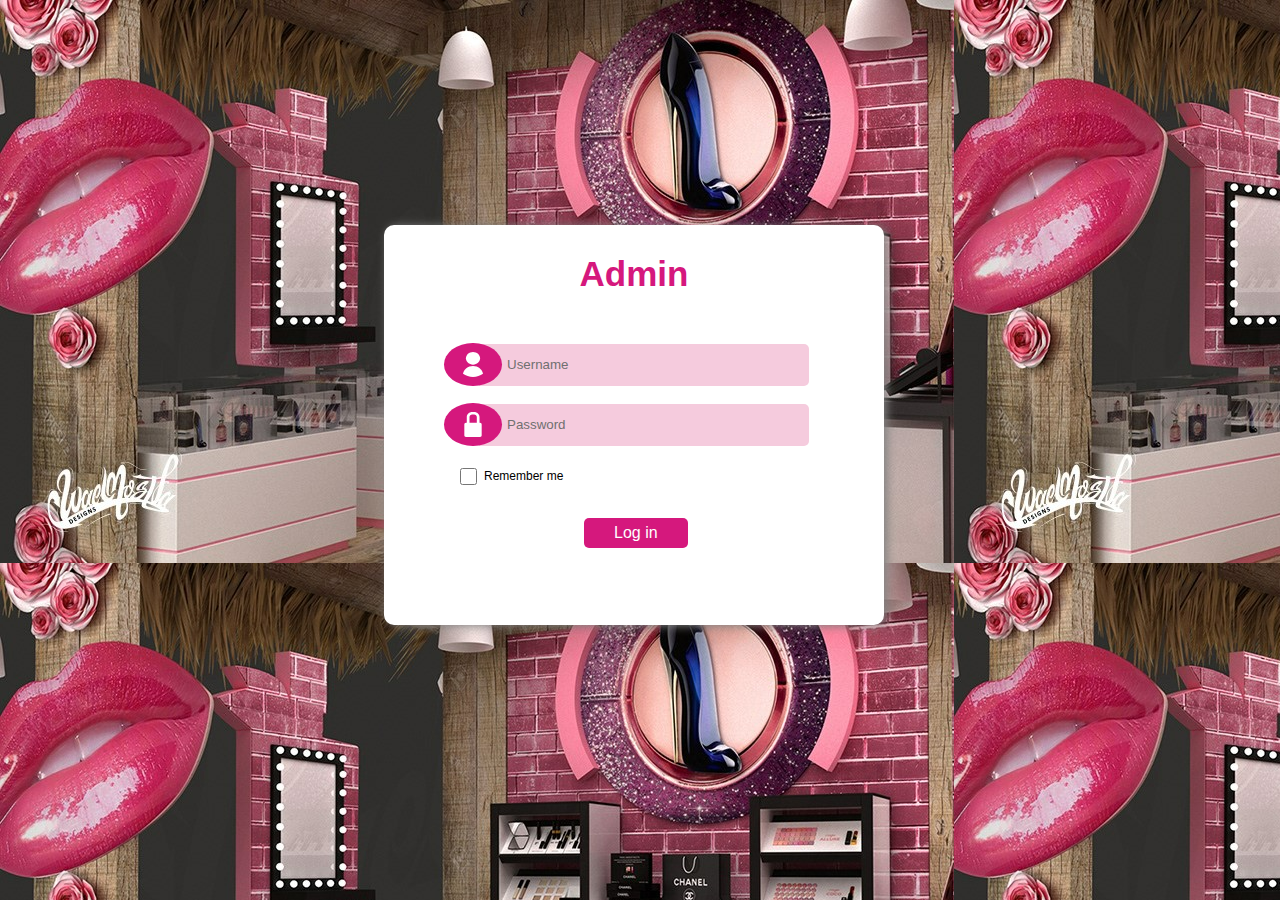
<file: index.html>
<!DOCTYPE html>
<html lang="en">
<head>
    <meta charset="UTF-8">
    <meta http-equiv="X-UA-Compatible" content="IE=edge">
    <meta name="viewport" content="width=device-width, initial-scale=1.0">
    <title>Admin Panel</title>
    <link rel="stylesheet" href="Asset/styles.css">
</head>
<body>
   
    <div class="form">
        <h2>Admin </h2>
        <p class="check-box"><input type="checkbox"> Remember me</p>
    <form id="login-form">
        <br><br>
        
        <input class="username-input" type="text" id="username" name="username" placeholder="Username">
        <span class="circle-span">
            <svg width="20" height="25" viewBox="0 0 20 25" fill="none" xmlns="http://www.w3.org/2000/svg">
            <path d="M10 13.9938C4.88437 13.9938 0.658471 17.4246 0 21.872C2.74951 23.8309 6.22322 25 10 25C13.7768 25 17.2505 23.8309 20 21.872C19.3415 17.4246 15.1156 13.9938 10 13.9938Z" fill="white"/>
            <path d="M9.99999 12.7358C13.9028 12.7358 17.0667 9.8848 17.0667 6.3679C17.0667 2.85101 13.9028 0 9.99999 0C6.09716 0 2.93329 2.85101 2.93329 6.3679C2.93329 9.8848 6.09716 12.7358 9.99999 12.7358Z" fill="white"/>
        </svg>
        </span><br><br>
        <input type="password" id="password" name="password" placeholder="Password">
        <span class="circle-psw"><svg class="svg-lock" width="20" height="25" viewBox="0 0 12 17" fill="none" xmlns="http://www.w3.org/2000/svg">
            <g clip-path="url(#clip0_7_37)">
            <path d="M10.7778 7.31664H10.4365V3.46421C10.4365 1.55292 8.79365 0 6.75397 0H5.44444C3.4127 0 1.7619 1.55292 1.7619 3.46421V7.31664H1.22222C0.547619 7.31664 0 7.8318 0 8.4664V15.8502C0 16.4848 0.547619 17 1.22222 17H10.7857C11.4603 17 12.0079 16.4848 12.0079 15.8502V8.4664C12 7.8318 11.4524 7.31664 10.7778 7.31664ZM3.62698 3.46421C3.62698 2.51603 4.44444 1.74704 5.45238 1.74704H6.76191C7.76984 1.74704 8.5873 2.51603 8.5873 3.46421V7.31664H3.62698V3.46421Z" fill="white"/>
            </g>
            <defs>
            <clipPath id="clip0_7_37">
            <rect width="12" height="17" fill="white"/>
            </clipPath>
            </defs>
            </svg>            
            </span><br><br>
        <button type="submit" class="buttoni-login">Log in</button>
      </form> 
    </div>
      <a id="my-link" href="Admin/Dashboard.html" style="display:none;">My link</a>
      




<script src="Asset/main.js"></script>
</body>
</html>
</file>
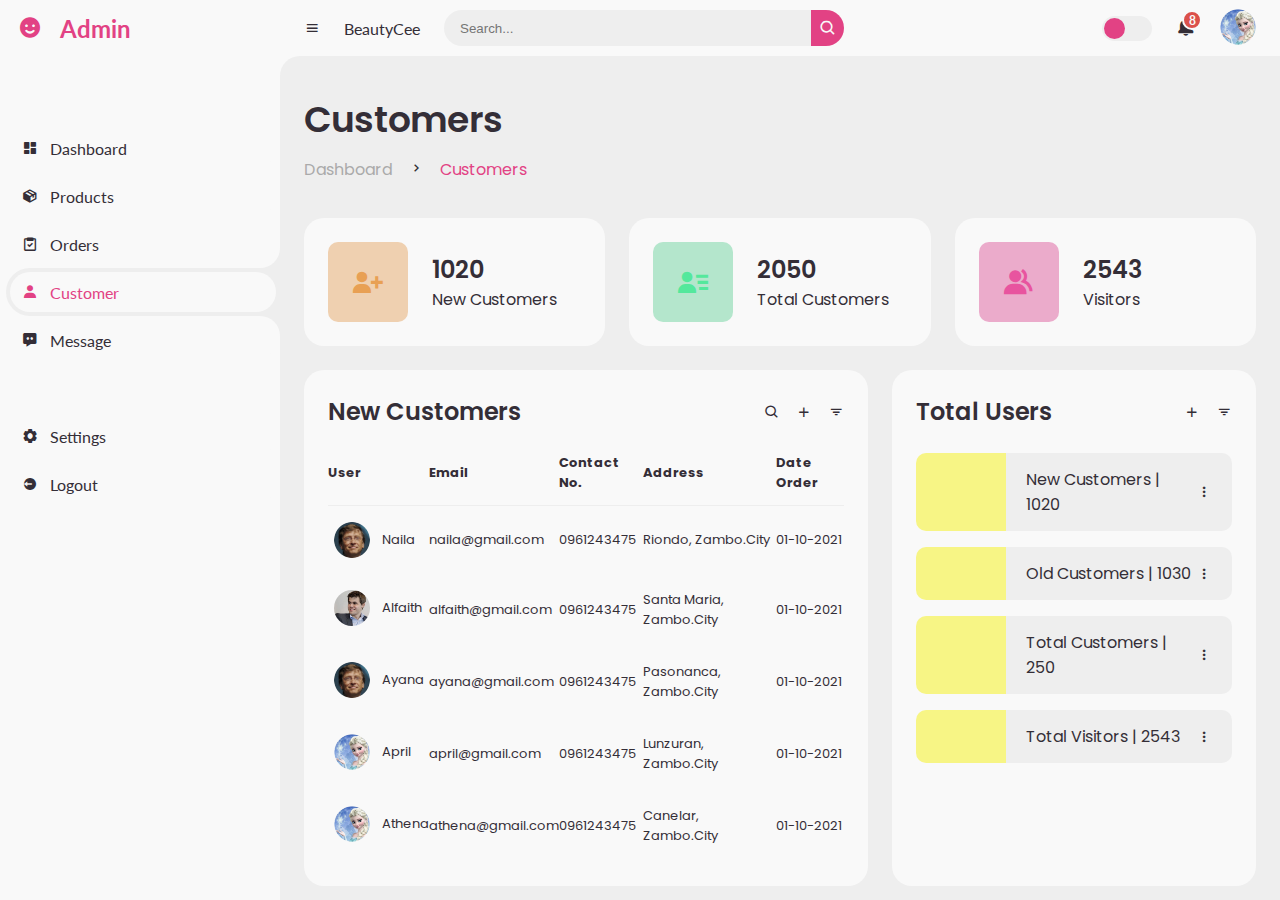
<file: Admin/Customers.html>
<!DOCTYPE html>
<html lang="en">
<head>
	<meta charset="UTF-8">
	<meta name="viewport" content="width=device-width, initial-scale=1.0">

	<!-- Boxicons -->
	<link href='https://unpkg.com/boxicons@2.0.9/css/boxicons.min.css' rel='stylesheet'>
	<!-- My CSS -->
	<link rel="stylesheet" href="../Asset/style.css">

	<title>BeautyCee Admin/Customers</title>
</head>
<body>
   

	<!-- SIDEBAR -->
	<section id="sidebar">
		<a href="../Admin/Dashboard.html" class="brand">
			<i class='bx bxs-smile'></i>
			<span class="text">Admin</span>
		</a>
		<ul class="side-menu top">
			<li>
				<a href="../Admin/Dashboard.html">
					<i class='bx bxs-dashboard' ></i>
					<span class="text">Dashboard</span>
				</a>
			</li>
			<li>
				<a href="../Admin/Products.html">
                    <i class='bx bxs-package' ></i>
					<span class="text">Products</span>
				</a>
			</li>
			<li>
				<a href="../Admin/Orders.html">
                    <i class='bx bx-task'></i>
					<span class="text">Orders</span>
				</a>
			</li>
			<li class="active">
				<a href="../Admin/Customers.html">
                    <i class='bx bxs-user'></i>
					<span class="text">Customer</span>
				</a>
			</li>
			<li>
				<a href="../Admin/Dashboard.html">
					<i class='bx bxs-message-dots' ></i>
					<span class="text">Message</span>
				</a>
			</li>
		</ul>
		<ul class="side-menu">
			<li>
				<a href="../Admin/Dashboard.html">
					<i class='bx bxs-cog' ></i>
					<span class="text">Settings</span>
				</a>
			</li>
			<li>
				<a href="../index.html" class="logout">
					<i class='bx bxs-log-out-circle' ></i>
					<span class="text">Logout</span>
				</a>
			</li>
		</ul>
	</section>

    <section id="content">
		<!-- NAVBAR -->
		<nav>
			<i class='bx bx-menu' ></i>
			<a href="../Admin/Dashboard.html" class="nav-link">BeautyCee</a>
			<form action="../Admin/Customers.html">
				<div class="form-input">
					<input type="search" placeholder="Search...">
					<button type="submit" class="search-btn"><i class='bx bx-search' ></i></button>
				</div>
			</form>
			<input type="checkbox" id="switch-mode" hidden>
			<label for="switch-mode" class="switch-mode"></label>
			<a href="../Admin/Customers.html" class="notification">
				<i class='bx bxs-bell' ></i>
				<span class="num">8</span>
			</a>
			<a href="../Admin/Customers.html" class="profile">
				<img src="../images/elsa.jpg">
			</a>
		</nav>
		<!-- NAVBAR -->










        
        <main>
			<div class="head-title">
				<div class="left">
					<h1>Customers</h1>
					<ul class="breadcrumb">
						<li>
							<a href="../Admin/Dashboard.html">Dashboard</a>
						</li>
						<li><i class='bx bx-chevron-right' ></i></li>
						<li>
							<a class="active" href="../Admin/Customers.html">Customers</a>
						</li>
					</ul>
				</div>
			</div>

			<ul class="box-int">
				<li>
					<i class='bx bxs-user-plus' style='color:#e8a054'  ></i>
					<span class="text">
						<h3>1020</h3>
						<p>New Customers</p>
					</span>
				</li>
				<li>
					<i class='bx bxs-user-detail' style='color:#54e89c'  ></i>
					<span class="text">
						<h3>2050</h3>
						<p>Total Customers</p>
					</span>
				</li>
				<li>
					<i class='bx bxs-group' style='color:#e8549f'  ></i>
					<span class="text">
						<h3>2543</h3>
						<p>Visitors</p>
					</span>
				</li>
			</ul>


			<div class="table-data">
				<div class="order">
					<div class="head">
						<h3>New Customers</h3>
						<i class='bx bx-search' ></i>
						<i class='bx bx-plus' ></i>
						<i class='bx bx-filter' ></i>
					</div>
					<table>
						<thead>
							<tr>
								<th>User</th>
								<th>Email</th>
								<th>Contact No.</th>
								<th>Address</th>
								<th>Date Order</th>
								
							</tr>
						</thead>
						<tbody>
							<tr>
								<td>
									<img src="../images/billgates.jpg">
									<p>Naila</p>
								</td>
								<td>naila@gmail.com</td>
								<td>0961243475</td>
								<td>Riondo, Zambo.City</td>
								<td>01-10-2021</td>

							</tr>
							<tr>
								<td>
									<img src="../images/magnus.jpg">
									<p>Alfaith</p>
								</td>
								<td>alfaith@gmail.com</td>
								<td>0961243475</td>
								<td>Santa Maria, Zambo.City</td>
								<td>01-10-2021</td>
								
							</tr>
							<tr>
								<td>
									<img src="../images/billgates.jpg">
									<p>Ayana</p>
								</td>
								<td>ayana@gmail.com</td>
								<td>0961243475</td>
								<td>Pasonanca, Zambo.City</td>
								<td>01-10-2021</td>
							</tr>
							<tr>
								<td>
									<img src="../images/elsa.jpg">
									<p>April</p>
								</td>
								<td>april@gmail.com</td>
								<td>0961243475</td>
								<td>Lunzuran, Zambo.City</td>
								<td>01-10-2021</td>
							</tr>
							<tr>
								<td>
									<img src="../images/elsa.jpg">
									<p>Athena</p>
								</td>
								<td>athena@gmail.com</td>
								<td>0961243475</td>
								<td>Canelar, Zambo.City</td>
								<td>01-10-2021</td>
							</tr>
						</tbody>
					</table>
				</div>

				<div class="todo">
					<div class="head">
						<h3>Total Users</h3>
						<i class='bx bx-plus' ></i>
						<i class='bx bx-filter' ></i>
					</div>
					<ul class="todo-list">
						<li class="completed">
							<p>New Customers | 1020</p>
							<i class='bx bx-dots-vertical-rounded' ></i>
						</li>
						<li class="completed">
							<p>Old Customers | 1030</p>
							<i class='bx bx-dots-vertical-rounded' ></i>
						</li>
						<li class="completed">
							<p>Total Customers | 250</p>
							<i class='bx bx-dots-vertical-rounded' ></i>
						</li>
						<li class="completed">
							<p>Total Visitors | 2543</p>
							<i class='bx bx-dots-vertical-rounded' ></i>
						</li>
					</ul>
				</div>

				<div class="order">
					<div class="head">
						<h3>Total Customers</h3>
						<i class='bx bx-search' ></i>
						<i class='bx bx-plus' ></i>
						<i class='bx bx-filter' ></i>
					</div>
					<table>
						<thead>
							<tr>
								<th>User</th>
								<th>Email</th>
								<th>Contact No.</th>
								<th>Address</th>
								<th>Date Order</th>
								
							</tr>
						</thead>
						<tbody>
							<tr>
								<td>
									<img src="../images/billgates.jpg">
									<p>Naila</p>
								</td>
								<td>naila@gmail.com</td>
								<td>0961243475</td>
								<td>Riondo, Zambo.City</td>
								<td>01-10-2021</td>

							</tr>
							<tr>
								<td>
									<img src="../images/magnus.jpg">
									<p>Alfaith</p>
								</td>
								<td>alfaith@gmail.com</td>
								<td>0961243475</td>
								<td>Santa Maria, Zambo.City</td>
								<td>01-10-2021</td>
								
							</tr>
							<tr>
								<td>
									<img src="..//images/billgates.jpg">
									<p>Ayana</p>
								</td>
								<td>ayana@gmail.com</td>
								<td>0961243475</td>
								<td>Pasonanca, Zambo.City</td>
								<td>01-10-2021</td>
							</tr>
							<tr>
								<td>
									<img src="../images/magnus.jpg">
									<p>April</p>
								</td>
								<td>april@gmail.com</td>
								<td>0961243475</td>
								<td>Lunzuran, Zambo.City</td>
								<td>01-10-2021</td>
							</tr>
							<tr>
								<td>
									<img src="../images/elsa.jpg">
									<p>Athena</p>
								</td>
								<td>athena@gmail.com</td>
								<td>0961243475</td>
								<td>Canelar, Zambo.City</td>
								<td>01-10-2021</td>
							</tr>
						</tbody>
					</table>
				</div>
			</div>

			
		</main>
		<!-- MAIN -->
	</section>
	<!-- CONTENT -->
	

	<script src="../Asset/script.js"></script>
</body>
</html>
</file>
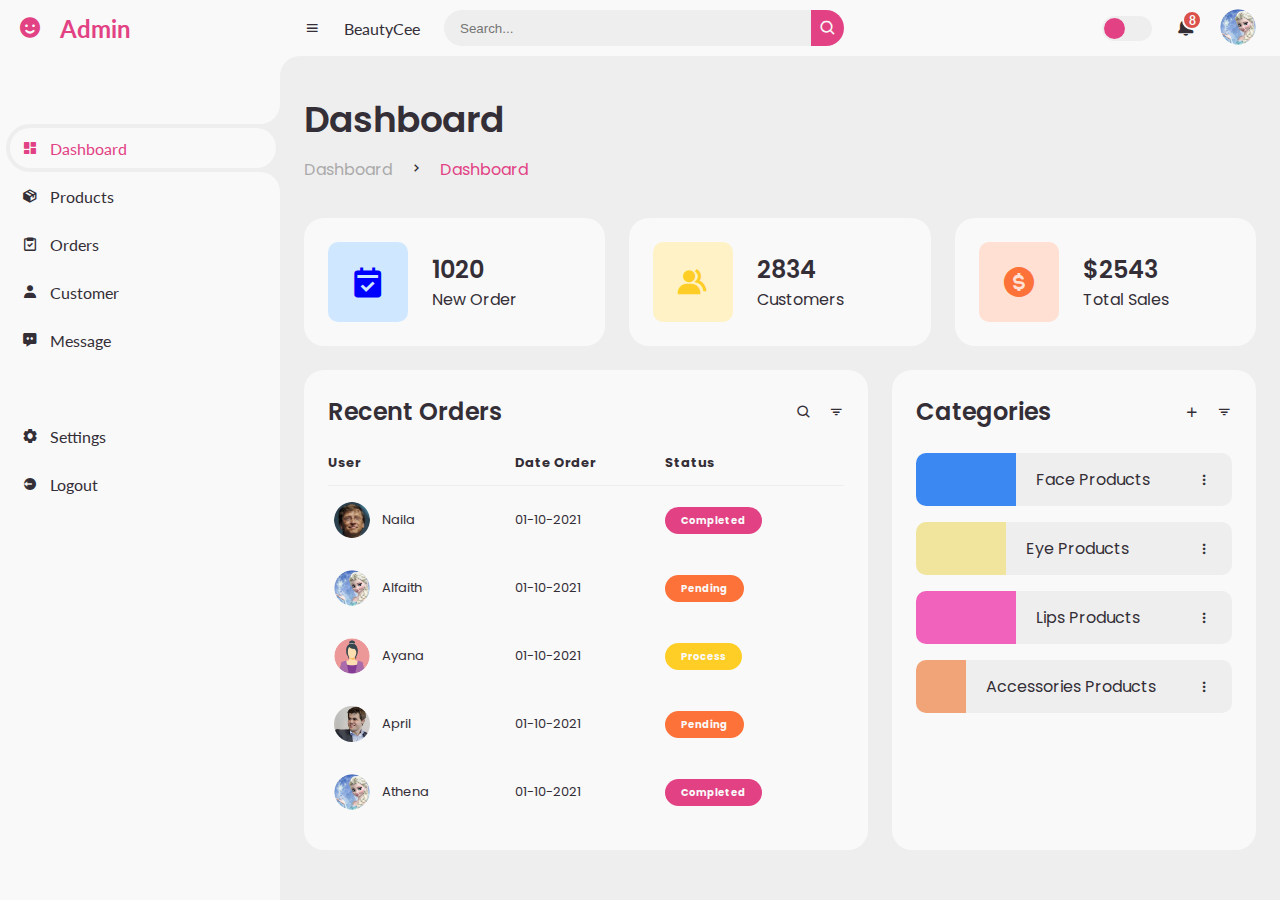
<file: Admin/Dashboard.html>
<!DOCTYPE html>
<html lang="en">
<head>
	<meta charset="UTF-8">
	<meta name="viewport" content="width=device-width, initial-scale=1.0">

	<!-- Boxicons -->
	<link href='https://unpkg.com/boxicons@2.0.9/css/boxicons.min.css' rel='stylesheet'>
	<!-- My CSS -->
	<link rel="stylesheet" href="../Asset/style.css">

	<title>BeautyCee Admin/Dashboard</title>
</head>
<body>


	<!-- SIDEBAR -->
	<section id="sidebar">
		<a href="Dashboard.html" class="brand">
			<i class='bx bxs-smile'></i>
			<span class="text">Admin</span>
		</a>
		<ul class="side-menu top">
			<li class="active">
				<a href="../Admin/Dashboard.html">
					<i class='bx bxs-dashboard' ></i>
					<span class="text">Dashboard</span>
				</a>
			</li>
			<li>
				<a href="../Admin/Products.html">
                    <i class='bx bxs-package' ></i>
					<span class="text">Products</span>
				</a>
			</li>
			<li>
				<a href="../Admin/Orders.html">
                    <i class='bx bx-task'></i>
					<span class="text">Orders</span>
				</a>
			</li>
			<li>
				<a href="../Admin/Customers.html">
                    <i class='bx bxs-user'></i>
					<span class="text">Customer</span>
				</a>
			</li>
			<li>
				<a href="../Admin/Dashboard.html">
					<i class='bx bxs-message-dots' ></i>
					<span class="text">Message</span>
				</a>
			</li>
		</ul>
		<ul class="side-menu">
			<li>
				<a href="../Admin/Dashboard.html">
					<i class='bx bxs-cog' ></i>
					<span class="text">Settings</span>
				</a>
			</li>
			<li>
				<a href="../index.html" class="logout">
					<i class='bx bxs-log-out-circle' ></i>
					<span class="text">Logout</span>
				</a>
			</li>
		</ul>
	</section>
	<!-- SIDEBAR -->



	<!-- CONTENT -->
	<section id="content">
		<!-- NAVBAR -->
		<nav>
			<i class='bx bx-menu' ></i>
			<a href="Dashboard.html" class="nav-link">BeautyCee</a>
			<form action="Dashboard.html">
				<div class="form-input">
					<input type="search" placeholder="Search...">
					<button type="submit" class="search-btn"><i class='bx bx-search' ></i></button>
				</div>
			</form>
			<input type="checkbox" id="switch-mode" hidden>
			<label for="switch-mode" class="switch-mode"></label>
			<a href="Dashboard.html" class="notification">
				<i class='bx bxs-bell' ></i>
				<span class="num">8</span>
			</a>
			<a href="Dashboard.html" class="profile">
				<img src="../images/elsa.jpg">
			</a>
		</nav>
		<!-- NAVBAR -->

		<!-- MAIN -->
		<main>
			<div class="head-title">
				<div class="left">
					<h1>Dashboard</h1>
					<ul class="breadcrumb">
						<li>
							<a href="Dashboard.html">Dashboard</a>
						</li>
						<li><i class='bx bx-chevron-right' ></i></li>
						<li>
							<a class="active" href="Dashboard.html">Dashboard</a>
						</li>
					</ul>
				</div>
			</div>

			<ul class="box-info">
				<li>
					<i class='bx bxs-calendar-check' ></i>
					<span class="text">
						<h3>1020</h3>
						<p>New Order</p>
					</span>
				</li>
				<li>
					<i class='bx bxs-group' ></i>
					<span class="text">
						<h3>2834</h3>
						<p>Customers</p>
					</span>
				</li>
				<li>
					<i class='bx bxs-dollar-circle' ></i>
					<span class="text">
						<h3>$2543</h3>
						<p>Total Sales</p>
					</span>
				</li>
			</ul>


			<div class="table-data">
				<div class="order">
					<div class="head">
						<h3>Recent Orders</h3>
						<i class='bx bx-search' ></i>
						<i class='bx bx-filter' ></i>
					</div>
					<table>
						<thead>
							<tr>
								<th>User</th>
								<th>Date Order</th>
								<th>Status</th>
							</tr>
						</thead>
						<tbody>
							<tr>
								<td>
									<img src="../images/billgates.jpg">
									<p>Naila</p>
								</td>
								<td>01-10-2021</td>
								<td><span class="status completed">Completed</span></td>
							</tr>
							<tr>
								<td>
									<img src="../images/elsa.jpg">
									<p>Alfaith</p>
								</td>
								<td>01-10-2021</td>
								<td><span class="status pending">Pending</span></td>
							</tr>
							<tr>
								<td>
									<img src="../images/user.png">
									<p>Ayana</p>
								</td>
								<td>01-10-2021</td>
								<td><span class="status process">Process</span></td>
							</tr>
							<tr>
								<td>
									<img src="../images/magnus.jpg">
									<p>April</p>
								</td>
								<td>01-10-2021</td>
								<td><span class="status pending">Pending</span></td>
							</tr>
							<tr>
								<td>
									<img src="../images/elsa.jpg">
									<p>Athena</p>
								</td>
								<td>01-10-2021</td>
								<td><span class="status completed">Completed</span></td>
							</tr>
						</tbody>
					</table>
				</div>
				<div class="todo">
					<div class="head">
						<h3>Categories</h3>
						<i class='bx bx-plus' ></i>
						<i class='bx bx-filter' ></i>
					</div>
					<ul class="todo-list">
						<li class="completed01">
							<p>Face Products</p>
							<i class='bx bx-dots-vertical-rounded' ></i>
						</li>
						<li class="completed02">
							<p>Eye Products</p>
							<i class='bx bx-dots-vertical-rounded' ></i>
						</li>
						<li class="completed03">
							<p>Lips Products</p>
							<i class='bx bx-dots-vertical-rounded' ></i>
						</li>
						<li class="completed04">
							<p>Accessories Products</p>
							<i class='bx bx-dots-vertical-rounded' ></i>
						</li>
					</ul>
				</div>
			</div>
		</main>
		<!-- MAIN -->
	</section>
	<!-- CONTENT -->
	

	<script src="../Asset/script.js"></script>
</body>
</html>
</file>
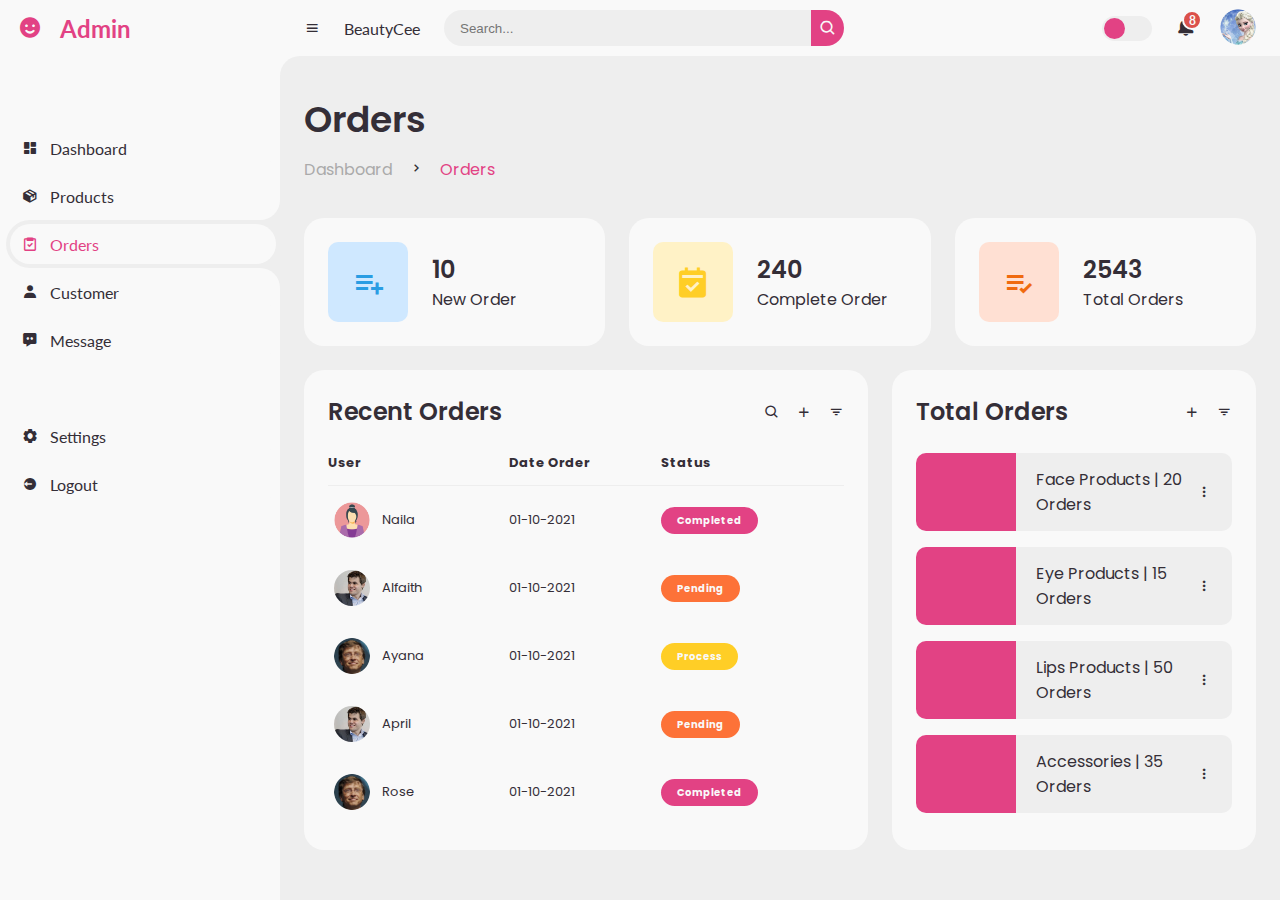
<file: Admin/Orders.html>
<!DOCTYPE html>
<html lang="en">
<head>
	<meta charset="UTF-8">
	<meta name="viewport" content="width=device-width, initial-scale=1.0">

	<!-- Boxicons -->
	<link href='https://unpkg.com/boxicons@2.0.9/css/boxicons.min.css' rel='stylesheet'>
	<!-- My CSS -->
	<link rel="stylesheet" href="../Asset/style.css">

	<title>BeautyCee Admin/Orders</title>
</head>
<body>
   

	<!-- SIDEBAR -->
	<section id="sidebar">
		<a href="../Admin/Dashboard.html" class="brand">
			<i class='bx bxs-smile'></i>
			<span class="text">Admin</span>
		</a>
		<ul class="side-menu top">
			<li>
				<a href="../Admin/Dashboard.html">
					<i class='bx bxs-dashboard' ></i>
					<span class="text">Dashboard</span>
				</a>
			</li>
			<li>
				<a href="../Admin/Products.html">
                    <i class='bx bxs-package' ></i>
					<span class="text">Products</span>
				</a>
			</li>
			<li class="active">
				<a href="../Admin/Orders.html">
                    <i class='bx bx-task'></i>
					<span class="text">Orders</span>
				</a>
			</li>
			<li>
				<a href="../Admin/Customers.html">
                    <i class='bx bxs-user'></i>
					<span class="text">Customer</span>
				</a>
			</li>
			<li>
				<a href="../Admin/Dashboard.html">
					<i class='bx bxs-message-dots' ></i>
					<span class="text">Message</span>
				</a>
			</li>
		</ul>
		<ul class="side-menu">
			<li>
				<a href="../Admin/Dashboard.html">
					<i class='bx bxs-cog' ></i>
					<span class="text">Settings</span>
				</a>
			</li>
			<li>
				<a href="../index.html" class="logout">
					<i class='bx bxs-log-out-circle' ></i>
					<span class="text">Logout</span>
				</a>
			</li>
		</ul>
	</section>

    <section id="content">
		<!-- NAVBAR -->
		<nav>
			<i class='bx bx-menu' ></i>
			<a href="../Admin/Dashboard.html" class="nav-link">BeautyCee</a>
			<form action="../Admin/Dashboard.html">
				<div class="form-input">
					<input type="search" placeholder="Search...">
					<button type="submit" class="search-btn"><i class='bx bx-search' ></i></button>
				</div>
			</form>
			<input type="checkbox" id="switch-mode" hidden>
			<label for="switch-mode" class="switch-mode"></label>
			<a href="../Admin/Orders.html" class="notification">
				<i class='bx bxs-bell' ></i>
				<span class="num">8</span>
			</a>
			<a href="../Admin/Orders.html" class="profile">
				<img src="../images/elsa.jpg">
			</a>
		</nav>
		<!-- NAVBAR -->










        
        <main>
			<div class="head-title">
				<div class="left">
					<h1>Orders</h1>
					<ul class="breadcrumb">
						<li>
							<a href="../Admin/Dashboard.html">Dashboard</a>
						</li>
						<li><i class='bx bx-chevron-right' ></i></li>
						<li>
							<a class="active" href="../Admin/Orders.html">Orders</a>
						</li>
					</ul>
				</div>
			</div>

			<ul class="box-info">
				<li>
					<i class='bx bx-list-plus' style='color:#2a9de3'  ></i>
					<span class="text">
						<h3>10</h3>
						<p>New Order</p>
					</span>
				</li>
			
				<li>
					<i class='bx bxs-calendar-check' ></i>
					<span class="text">
						<h3>240</h3>
						<p>Complete Order</p>
					</span>
				</li>
				<li>
					<i class='bx bx-list-check' style='color:#f06a0f'  ></i>
					<span class="text">
						<h3>2543</h3>
						<p>Total Orders</p>
					</span>
				</li>
			</ul>


			<div class="table-data">
				<div class="order">
					<div class="head">
						<h3>Recent Orders</h3>
						<i class='bx bx-search' ></i>
						<i class='bx bx-plus' ></i>
						<i class='bx bx-filter' ></i>
					</div>
					<table>
						<thead>
							<tr>
								<th>User</th>
								<th>Date Order</th>
								<th>Status</th>
							</tr>
						</thead>
						<tbody>
							<tr>
								<td>
									<img src="../images/user.png">
									<p>Naila</p>
								</td>
								<td>01-10-2021</td>
								<td><span class="status completed">Completed</span></td>
							</tr>
							<tr>
								<td>
									<img src="../images/magnus.jpg">
									<p>Alfaith</p>
								</td>
								<td>01-10-2021</td>
								<td><span class="status pending">Pending</span></td>
							</tr>
							<tr>
								<td>
									<img src="../images/billgates.jpg">
									<p>Ayana</p>
								</td>
								<td>01-10-2021</td>
								<td><span class="status process">Process</span></td>
							</tr>
							<tr>
								<td>
									<img src="../images/magnus.jpg">
									<p>April</p>
								</td>
								<td>01-10-2021</td>
								<td><span class="status pending">Pending</span></td>
							</tr>
							<tr>
								<td>
									<img src="../images/billgates.jpg">
									<p>Rose</p>
								</td>
								<td>01-10-2021</td>
								<td><span class="status completed">Completed</span></td>
							</tr>
						</tbody>
					</table>
				</div>
				<div class="todo">
					<div class="head">
						<h3>Total Orders</h3>
						<i class='bx bx-plus' ></i>
						<i class='bx bx-filter' ></i>
					</div>
					<ul class="todo-list">
						<li class="not-completed">
							<p>Face Products | 20 Orders</p>
							<i class='bx bx-dots-vertical-rounded' ></i>
						</li>
						<li class="not-completed">
							<p>Eye Products | 15 Orders</p>
							<i class='bx bx-dots-vertical-rounded' ></i>
						</li>
						<li class="not-completed">
							<p>Lips Products | 50 Orders</p>
							<i class='bx bx-dots-vertical-rounded' ></i>
						</li>
						<li class="not-completed">
							<p>Accessories | 35 Orders</p>
							<i class='bx bx-dots-vertical-rounded' ></i>
						</li>
					</ul>
				</div>
			</div>
		</main>
		<!-- MAIN -->
	</section>
	<!-- CONTENT -->
	

	<script src="../Asset/script.js"></script>
</body>
</html>
</file>
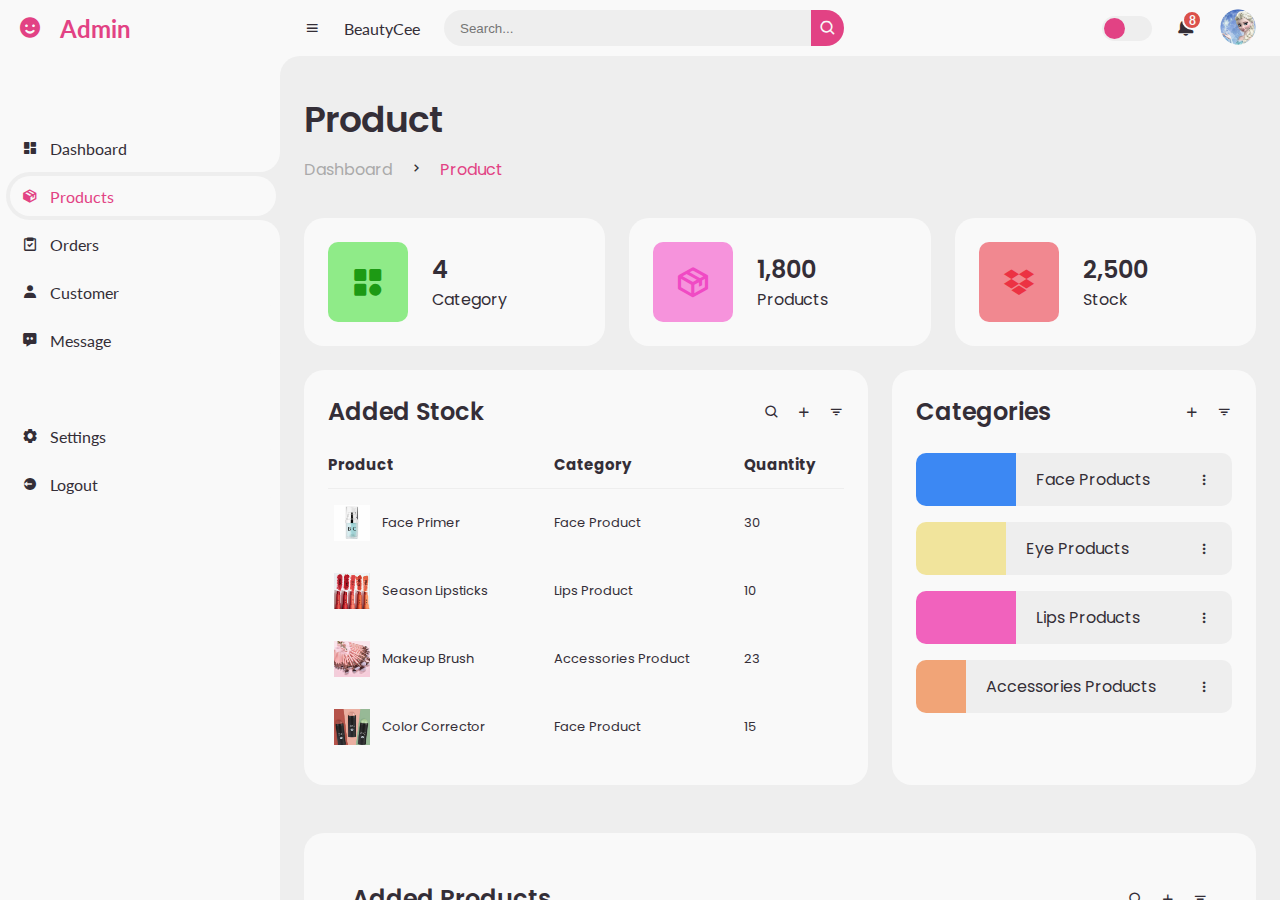
<file: Admin/Products.html>
<!DOCTYPE html>
<html lang="en">
<head>
	<meta charset="UTF-8">
	<meta name="viewport" content="width=device-width, initial-scale=1.0">

	<!-- Boxicons -->
	<link href='https://unpkg.com/boxicons@2.0.9/css/boxicons.min.css' rel='stylesheet'>
	<!-- My CSS -->
	<link rel="stylesheet" href="../Asset/style.css">

	<title>BeautyCee Admin/Products</title>
</head>
<body>
   

	<!-- SIDEBAR -->
	<section id="sidebar">
		<a href="../Admin/Dashboard.html" class="brand">
			<i class='bx bxs-smile'></i>
			<span class="text">Admin</span>
		</a>
		<ul class="side-menu top">
			<li>
				<a href="../Admin/Dashboard.html">
					<i class='bx bxs-dashboard' ></i>
					<span class="text">Dashboard</span>
				</a>
			</li>
			<li class="active">
				<a href="../Admin/Products.html">
                    <i class='bx bxs-package' ></i>
					<span class="text">Products</span>
				</a>
			</li>
			<li>
				<a href="../Admin/Orders.html">
                    <i class='bx bx-task'></i>
					<span class="text">Orders</span>
				</a>
			</li>
			<li>
				<a href="../Admin/Customers.html">
                    <i class='bx bxs-user'></i>
					<span class="text">Customer</span>
				</a>
			</li>
			<li>
				<a href="../Admin/Dashboard.html">
					<i class='bx bxs-message-dots' ></i>
					<span class="text">Message</span>
				</a>
			</li>
		</ul>
		<ul class="side-menu">
			<li>
				<a href="../Admin/Dashboard.html">
					<i class='bx bxs-cog' ></i>
					<span class="text">Settings</span>
				</a>
			</li>
			<li>
				<a href="../index.html" class="logout">
					<i class='bx bxs-log-out-circle' ></i>
					<span class="text">Logout</span>
				</a>
			</li>
		</ul>
	</section>

    <section id="content">
		<!-- NAVBAR -->
		<nav>
			<i class='bx bx-menu' ></i>
			<a href="../Admin/Dashboard.html" class="nav-link">BeautyCee</a>
			<form action="../Admin/Dashboard.html">
				<div class="form-input">
					<input type="search" placeholder="Search...">
					<button type="submit" class="search-btn"><i class='bx bx-search' ></i></button>
				</div>
			</form>
			<input type="checkbox" id="switch-mode" hidden>
			<label for="switch-mode" class="switch-mode"></label>
			<a href="../Admin/Products.html" class="notification">
				<i class='bx bxs-bell' ></i>
				<span class="num">8</span>
			</a>
			<a href="../Admin/Dashboard.html" class="profile">
				<img src="../images/elsa.jpg">
			</a>
		</nav>
		<!-- NAVBAR -->











        <main>
			<div class="head-title">
				<div class="left">
					<h1>Product</h1>
					<ul class="breadcrumb">
						<li>
							<a href="../Admin/Dashboard.html">Dashboard</a>
						</li>
						<li><i class='bx bx-chevron-right' ></i></li>
						<li>
							<a class="active" href="../Admin/Products.html">Product</a>
						</li>
					</ul>
				</div>
			</div>

			<ul class="box-in">
				<li>
					<i class='bx bxs-category' style='color:#1d9a14'  ></i>
					<span class="text">
						<h3>4</h3>
						<p>Category</p>
					</span>
				</li>
				<li>
                    <i class='bx bx-package' style='color:#f04ac4'  ></i>
					<span class="text">
						<h3>1,800</h3>
						<p>Products</p>
					</span>
				</li>
				<li>
					<i class='bx bxl-dropbox' style='color:#ec3243'  ></i>
					<span class="text">
						<h3>2,500</h3>
						<p>Stock</p>
					</span>
				</li>
			</ul>


			<div class="table-data">
				<div class="stock">
					<div class="head">
						<h3>Added Stock</h3>
						<i class='bx bx-search' ></i>
						<i class='bx bx-plus' ></i>
						<i class='bx bx-filter' ></i>
					</div>
					<table>
						<thead>
							<tr>
								<th>Product</th>
								<th>Category</th>
								<th>Quantity</th>
							</tr>
						</thead>
						<tbody>
							<tr>
								<td>
									<img src="../images/Face-Primer-Green.jpg">
									<p>Face Primer</p>
								</td>
								<td>Face Product</td>
								<td>30</td>
							</tr>
							<tr>
								<td>
									<img src="../images/season-lipstick.jpg">
									<p>Season Lipsticks</p>
								</td>
								<td>Lips Product</td>
								<td>10</td>
							</tr>
							<tr>
								<td>
									<img src="../images/Makeup-BrushesSet.jpg">
									<p>Makeup Brush</p>
								</td>
								<td>Accessories Product</td>
								<td>23</td>
							</tr>
							<tr>
								<td>
									<img src="../images/Face-ColorCorrector.jpg">
									<p>Color Corrector</p>
								</td>
								<td>Face Product</td>
								<td>15</td>
							</tr>
						</tbody>
					</table>
				</div>

				<div class="todo">
					<div class="head">
						<h3>Categories</h3>
						<i class='bx bx-plus' ></i>
						<i class='bx bx-filter' ></i>
					</div>
					<ul class="todo-list">
						<li class="completed01">
							<p>Face Products</p>
							<i class='bx bx-dots-vertical-rounded' ></i>
						</li>
						<li class="completed02">
							<p>Eye Products</p>
							<i class='bx bx-dots-vertical-rounded' ></i>
						</li>
						<li class="completed03">
							<p>Lips Products</p>
							<i class='bx bx-dots-vertical-rounded' ></i>
						</li>
						<li class="completed04">
							<p>Accessories Products</p>
							<i class='bx bx-dots-vertical-rounded' ></i>
						</li>
					</ul>
				</div>

			
				<div class="table-data">
					<div class="stock">
						<div class="head">
							<h3>Added Products</h3>
							<i class='bx bx-search' ></i>
							<i class='bx bx-plus' ></i>
							<i class='bx bx-filter' ></i>
						</div>
						<table>
							<thead>
								<tr>
									<th>Product</th>
									<th>Description</th>
									<th>Category</th>
									<th>Unit Price</th>
								</tr>
							</thead>
							<tbody>
								<tr>
									<td>
										<img src="../images/Face-Primer-Green.jpg">
										<p>Face Primer</p>
									</td>
									<td>A Hydrating Face Primer for briter skin</td>
									<td>Face Product</td>
									<td>$30</td>
								</tr>
								<tr>
									<td>
										<img src="../images/season-lipstick.jpg">
										<p>Season Lipstick</p>
									</td>
									<td>A cute season lipstick best for summer season</td>
									<td>Lips Product</td>
									<td>$10</td>
								</tr>
								<tr>
									<td>
										<img src="../images/Makeup-BrushesSet.jpg">
										<p>Makeup Brush</p>
									</td>
									<td>High Quality Makeup Brush Set color pink</td>
									<td>Accessories Product</td>
									<td>$230</td>
								</tr>
								<tr>
									<td>
										<img src="../images/Face-ColorCorrector.jpg">
										<p>Color Corrector</p>
									</td>
									<td>Creative makeup color corrector</td>
									<td>Face Product</td>
									<td>$15</td>
								</tr>
								<tr>
									<td>
										<img src="../images/Eyeliner.jpg">
										<p>Eye Liner</p>
									</td>
									<td>Beautiful Pointed Eyeliner</td>
									<td>Eye Product</td>
									<td>$15</td>
								</tr>
								<tr>
									<td>
										<img src="../images/Face--Illuminatorset-Choice.jpg">
										<p>Face Illuminator</p>
									</td>
									<td>For Brightness Face its Illuminator</td>
									<td>Face Product</td>
									<td>$25</td>
								</tr>
							</tbody>
						</table>
					</div>



			</div>
		</main>
		<!-- MAIN -->
	</section>
	<!-- CONTENT -->
	

	<script src="../Asset/script.js"></script>
</body>
</html>
</file>
<file: Asset/styles.css>
body {
    display: flex;
    padding: 0;
    margin:0;
    background-color: #E1ECEB;
    background-image: url("../images/image.png");

}
.form {
  width: 500px;
  height: 400px;
  background-color: white;
  border-radius: 10px;
  box-shadow: 3px 1px 10px grey;
  position: absolute;
  top: 25%;
  left: 30%;
  }
#login-form {
    position: relative;
    top: -4%;
    left: 10%;
}
  #login-form > #username {
    border: none;
    height: 40px;
    width: 300px;
    border-radius: 0 5px 5px 0;
    top:0.5px;
    position: relative;
    left: 35px;
    background-color: #f5cbdd;
  }
  .username-input{
    padding-left: 28px;
  }
  #username::placeholder {
  
    color: #707070;
  }
  #username > input [type=text] {
    padding-left: 30px;
  }
  #username:focus {
    outline: none;
  }

  .circle-span {
    width: 11.5%;
    height: 23%;
    background: #d5187d;
    border-radius: 50%;
    content: "";
    position: absolute;
    left: 10px;
  }
  .circle-span > svg {
    position: relative;
    top: 9px;
    left: 19px;
  }
#login-form > label {
    padding-left: 10px;
}
 #username, #password {
    margin-left: 10px;
}
.circle-psw {
    width: 11.5%;
    height: 23%;
    background: #d5187d;
    border-radius: 50%;
    content: "";
    position: absolute;
    left: 10px;
}
.circle-psw > .svg-lock {
    position: relative;
    top: 9px;
    left: 19px;
}

#login-form > #password {
    border: none;
    height: 40px;
    width: 300px;
    border-radius: 0 5px 5px 0;
    top:0.5px;
    position: relative;
    left: 35px;
    background-color: #f5cbdd;
  }

  #password{
    padding-left: 28px;
  }
  #password::placeholder {
  
    color: #707070;
  }
  #password > input [type=text] {
    padding-left: 30px;
  }
  #password:focus {
    outline: none;
  }
.buttoni-login{
    background-color: #d5187d; 
    border: none;
    border-radius: 5px;
    color: white;
    padding: 6px 30px;
    text-align: center;
    text-decoration: none;
    display: inline-block;
    font-size: 16px;
    position: relative;
    top: 55px;
    left: 150px;
}
h2 {
    text-align: center;
    font-family: Verdana, Geneva, Tahoma, sans-serif;
    font-size: 35px;
    color: #d5187d;
}

.check-box {
    position: absolute;
    top: 58%;
    font-size: 12px;
    left: 20%;
    font-family: 'Segoe UI', Tahoma, Geneva, Verdana, sans-serif;
}
.check-box > input {
    width: 17px;
    height: 27px;
    display: inline-block;
    position: absolute;
    top: -65%;
    left: -35%;
    z-index: 1;
}
</file>
<file: Asset/style.css>
@import url('https://fonts.googleapis.com/css2?family=Lato:wght@400;700&family=Poppins:wght@400;500;600;700&display=swap');

* {
	margin: 0;
	padding: 0;
	box-sizing: border-box;
}

a {
	text-decoration: none;
}

li {
	list-style: none;
}

:root {
	--poppins: 'Poppins', sans-serif;
	--lato: 'Lato', sans-serif;

	--light: #F9F9F9;
	--blue: #e24284;
	--light-blue: #CFE8FF;
	--grey: #eee;
	--dark-grey: #AAAAAA;
	--dark: #342E37;
	--red: #DB504A;
	--yellow: #FFCE26;
	--light-yellow: #FFF2C6;
	--orange: #FD7238;
	--light-orange: #FFE0D3;
}

html {
	overflow-x: hidden;
}

body.dark {
	--light: #0C0C1E;
	--grey: #060714;
	--dark: #FBFBFB;
}

body {
	background: var(--grey);
	overflow-x: hidden;
}





/* SIDEBAR */
#sidebar {
	position: fixed;
	top: 0;
	left: 0;
	width: 280px;
	height: 100%;
	background: var(--light);
	z-index: 2000;
	font-family: var(--lato);
	transition: .3s ease;
	overflow-x: hidden;
	scrollbar-width: none;
}
#sidebar::--webkit-scrollbar {
	display: none;
}
#sidebar.hide {
	width: 60px;
}
#sidebar .brand {
	font-size: 24px;
	font-weight: 700;
	height: 56px;
	display: flex;
	align-items: center;
	color: var(--blue);
	position: sticky;
	top: 0;
	left: 0;
	background: var(--light);
	z-index: 500;
	padding-bottom: 20px;
	box-sizing: content-box;
}
#sidebar .brand .bx {
	min-width: 60px;
	display: flex;
	justify-content: center;
}
#sidebar .side-menu {
	width: 100%;
	margin-top: 48px;
}
#sidebar .side-menu li {
	height: 48px;
	background: transparent;
	margin-left: 6px;
	border-radius: 48px 0 0 48px;
	padding: 4px;
}
#sidebar .side-menu li.active {
	background: var(--grey);
	position: relative;
}
#sidebar .side-menu li.active::before {
	content: '';
	position: absolute;
	width: 40px;
	height: 40px;
	border-radius: 50%;
	top: -40px;
	right: 0;
	box-shadow: 20px 20px 0 var(--grey);
	z-index: -1;
}
#sidebar .side-menu li.active::after {
	content: '';
	position: absolute;
	width: 40px;
	height: 40px;
	border-radius: 50%;
	bottom: -40px;
	right: 0;
	box-shadow: 20px -20px 0 var(--grey);
	z-index: -1;
}
#sidebar .side-menu li a {
	width: 100%;
	height: 100%;
	background: var(--light);
	display: flex;
	align-items: center;
	border-radius: 48px;
	font-size: 16px;
	color: var(--dark);
	white-space: nowrap;
	overflow-x: hidden;
}
#sidebar .side-menu.top li.active a {
	color: var(--blue);
}
#sidebar.hide .side-menu li a {
	width: calc(48px - (4px * 2));
	transition: width .3s ease;
}
#sidebar .side-menu li a.logout {
	color: var(--dark);
}
#sidebar .side-menu.top li a:hover {
	color: var(--dark);
}
#sidebar .side-menu li a .bx {
	min-width: calc(60px  - ((4px + 6px) * 2));
	display: flex;
	justify-content: center;
}
/* SIDEBAR */





/* CONTENT */
#content {
	position: relative;
	width: calc(100% - 280px);
	left: 280px;
	transition: .3s ease;
}
#sidebar.hide ~ #content {
	width: calc(100% - 60px);
	left: 60px;
}




/* NAVBAR */
#content nav {
	height: 56px;
	background: var(--light);
	padding: 0 24px;
	display: flex;
	align-items: center;
	grid-gap: 24px;
	font-family: var(--lato);
	position: sticky;
	top: 0;
	left: 0;
	z-index: 1000;
}
#content nav::before {
	content: '';
	position: absolute;
	width: 40px;
	height: 40px;
	bottom: -40px;
	left: 0;
	border-radius: 50%;
	box-shadow: -20px -20px 0 var(--light);
}
#content nav a {
	color: var(--dark);
}
#content nav .bx.bx-menu {
	cursor: pointer;
	color: var(--dark);
}
#content nav .nav-link {
	font-size: 16px;
	transition: .3s ease;
}
#content nav .nav-link:hover {
	color: var(--blue);
}
#content nav form {
	max-width: 400px;
	width: 100%;
	margin-right: auto;
}
#content nav form .form-input {
	display: flex;
	align-items: center;
	height: 36px;
}
#content nav form .form-input input {
	flex-grow: 1;
	padding: 0 16px;
	height: 100%;
	border: none;
	background: var(--grey);
	border-radius: 36px 0 0 36px;
	outline: none;
	width: 100%;
	color: var(--dark);
}
#content nav form .form-input button {
	width: 36px;
	height: 100%;
	display: flex;
	justify-content: center;
	align-items: center;
	background: var(--blue);
	color: var(--light);
	font-size: 18px;
	border: none;
	outline: none;
	border-radius: 0 36px 36px 0;
	cursor: pointer;
}
#content nav .notification {
	font-size: 20px;
	position: relative;
}
#content nav .notification .num {
	position: absolute;
	top: -6px;
	right: -6px;
	width: 20px;
	height: 20px;
	border-radius: 50%;
	border: 2px solid var(--light);
	background: var(--red);
	color: var(--light);
	font-weight: 700;
	font-size: 12px;
	display: flex;
	justify-content: center;
	align-items: center;
}
#content nav .profile img {
	width: 36px;
	height: 36px;
	object-fit: cover;
	border-radius: 50%;
}
#content nav .switch-mode {
	display: block;
	min-width: 50px;
	height: 25px;
	border-radius: 25px;
	background: var(--grey);
	cursor: pointer;
	position: relative;
}
#content nav .switch-mode::before {
	content: '';
	position: absolute;
	top: 2px;
	left: 2px;
	bottom: 2px;
	width: calc(25px - 4px);
	background: var(--blue);
	border-radius: 50%;
	transition: all .3s ease;
}
#content nav #switch-mode:checked + .switch-mode::before {
	left: calc(100% - (25px - 4px) - 2px);
}
/* NAVBAR */





/* MAIN */
#content main {
	width: 100%;
	padding: 36px 24px;
	font-family: var(--poppins);
	max-height: calc(100vh - 56px);
	overflow-y: auto;
}
#content main .head-title {
	display: flex;
	align-items: center;
	justify-content: space-between;
	grid-gap: 16px;
	flex-wrap: wrap;
}
#content main .head-title .left h1 {
	font-size: 36px;
	font-weight: 600;
	margin-bottom: 10px;
	color: var(--dark);
}
#content main .head-title .left .breadcrumb {
	display: flex;
	align-items: center;
	grid-gap: 16px;
}
#content main .head-title .left .breadcrumb li {
	color: var(--dark);
}
#content main .head-title .left .breadcrumb li a {
	color: var(--dark-grey);
	pointer-events: none;
}
#content main .head-title .left .breadcrumb li a.active {
	color: var(--blue);
	pointer-events: unset;
}
#content main .head-title .btn-download {
	height: 36px;
	padding: 0 16px;
	border-radius: 36px;
	background: var(--blue);
	color: var(--light);
	display: flex;
	justify-content: center;
	align-items: center;
	grid-gap: 10px;
	font-weight: 500;
}




#content main .box-info {
	display: grid;
	grid-template-columns: repeat(auto-fit, minmax(240px, 1fr));
	grid-gap: 24px;
	margin-top: 36px;
}
#content main .box-info li {
	padding: 24px;
	background: var(--light);
	border-radius: 20px;
	display: flex;
	align-items: center;
	grid-gap: 24px;
}
#content main .box-info li .bx {
	width: 80px;
	height: 80px;
	border-radius: 10px;
	font-size: 36px;
	display: flex;
	justify-content: center;
	align-items: center;
}
#content main .box-info li:nth-child(1) .bx {
	background: var(--light-blue);
	color: blue;
}
#content main .box-info li:nth-child(2) .bx {
	background: var(--light-yellow);
	color: var(--yellow);
}
#content main .box-info li:nth-child(3) .bx {
	background: var(--light-orange);
	color: var(--orange);
}




#content main .box-in {
	display: grid;
	grid-template-columns: repeat(auto-fit, minmax(240px, 1fr));
	grid-gap: 24px;
	margin-top: 36px;
}
#content main .box-in li {
	padding: 24px;
	background: var(--light);
	border-radius: 20px;
	display: flex;
	align-items: center;
	grid-gap: 24px;
}
#content main .box-in li .bx {
	width: 80px;
	height: 80px;
	border-radius: 10px;
	font-size: 36px;
	display: flex;
	justify-content: center;
	align-items: center;
}
#content main .box-in li:nth-child(1) .bx {
	background: #8feb88;
}
#content main .box-in li:nth-child(2) .bx {
	background: #f693dc;
}
#content main .box-in li:nth-child(3) .bx {
	background: #f18890;
}


#content main .box-in li .text h3 {
	font-size: 24px;
	font-weight: 600;
	color: var(--dark);
}
#content main .box-in li .text p {
	color: var(--dark);	
}



#content main .box-int {
	display: grid;
	grid-template-columns: repeat(auto-fit, minmax(240px, 1fr));
	grid-gap: 24px;
	margin-top: 36px;
}
#content main .box-int li {
	padding: 24px;
	background: var(--light);
	border-radius: 20px;
	display: flex;
	align-items: center;
	grid-gap: 24px;
}
#content main .box-int li .bx {
	width: 80px;
	height: 80px;
	border-radius: 10px;
	font-size: 36px;
	display: flex;
	justify-content: center;
	align-items: center;
}
#content main .box-int li:nth-child(1) .bx {
	background: #efd0b0;
}
#content main .box-int li:nth-child(2) .bx {
	background: #b4e6cc;
}
#content main .box-int li:nth-child(3) .bx {
	background: #ebabcb;
}


#content main .box-int li .text h3 {
	font-size: 24px;
	font-weight: 600;
	color: var(--dark);
}
#content main .box-int li .text p {
	color: var(--dark);	
}







#content main .box-info li .text h3 {
	font-size: 24px;
	font-weight: 600;
	color: var(--dark);
}
#content main .box-info li .text p {
	color: var(--dark);	
}





#content main .table-data {
	display: flex;
	flex-wrap: wrap;
	grid-gap: 24px;
	margin-top: 24px;
	width: 100%;
	color: var(--dark);
}
#content main .table-data > div {
	border-radius: 20px;
	background: var(--light);
	padding: 24px;
	overflow-x: auto;
}
#content main .table-data .head {
	display: flex;
	align-items: center;
	grid-gap: 16px;
	margin-bottom: 24px;
}
#content main .table-data .head h3 {
	margin-right: auto;
	font-size: 24px;
	font-weight: 600;
}
#content main .table-data .head .bx {
	cursor: pointer;
}

#content main .table-data .order {
	flex-grow: 1;
	flex-basis: 500px;
}
#content main .table-data .order table {
	width: 100%;
	border-collapse: collapse;
}
#content main .table-data .order table th {
	padding-bottom: 12px;
	font-size: 13px;
	text-align: left;
	border-bottom: 1px solid var(--grey);
}
#content main .table-data .order table td {
	padding: 16px 0;
	font-size: 13px;
}

#content main .table-data .order table tr td:first-child {
	display: flex;
	align-items: center;
	grid-gap: 12px;
	padding-left: 6px;
}
#content main .table-data .order table td img {
	width: 36px;
	height: 36px;
	border-radius: 50%;
	object-fit: cover;
}
#content main .table-data .order table tbody tr:hover {
	background: var(--grey);
}
#content main .table-data .order table tr td .status {
	font-size: 10px;
	padding: 6px 16px;
	color: var(--light);
	border-radius: 20px;
	font-weight: 700;
}
#content main .table-data .order table tr td .status.completed {
	background: var(--blue);
}
#content main .table-data .order table tr td .status.process {
	background: var(--yellow);
}
#content main .table-data .order table tr td .status.pending {
	background: var(--orange);
}




#content main .table-data .stock {
	flex-grow: 1;
	flex-basis: 500px;
}
#content main .table-data .stock table {
	width: 100%;
	border-collapse: collapse;
}
#content main .table-data .stock table th {
	padding-bottom: 12px;
	font-size: 15px;
	text-align: left;
	border-bottom: 1px solid var(--grey);
}
#content main .table-data .stock table td {
	padding: 16px 0;
	font-size: 13px;
}
#content main .table-data .stock table tr td:first-child {
	display: flex;
	align-items: center;
	grid-gap: 12px;
	padding-left: 6px;
}
#content main .table-data .stock table td img {
	width: 36px;
	height: 36px;
	
}
#content main .table-data .stock table tbody tr:hover {
	background: var(--grey);
}
#content main .table-data .stock table tr td .status {
	font-size: 10px;
	padding: 6px 16px;
	color: var(--light);
	border-radius: 20px;
	font-weight: 700;
}
#content main .table-data .stock table tr td .status.completed {
	background: var(--blue);
}
#content main .table-data .stock table tr td .status.process {
	background: var(--yellow);
}
#content main .table-data .stock table tr td .status.pending {
	background: var(--orange);
}
























#content main .table-data .todo {
	flex-grow: 1;
	flex-basis: 300px;
}
#content main .table-data .todo .todo-list {
	width: 100%;
}
#content main .table-data .todo .todo-list li {
	width: 100%;
	margin-bottom: 16px;
	background: var(--grey);
	border-radius: 10px;
	padding: 14px 20px;
	display: flex;
	justify-content: space-between;
	align-items: center;
}
#content main .table-data .todo .todo-list li .bx {
	cursor: pointer;
}
#content main .table-data .todo .todo-list li.completed01 {
	border-left: 100px solid #3c88f3;
}
#content main .table-data .todo .todo-list li.completed02{
	border-left: 90px solid #f1e49c;
}
#content main .table-data .todo .todo-list li.completed03 {
	border-left: 100px solid #f162bd;
}
#content main .table-data .todo .todo-list li.completed04 {
	border-left: 50px solid #f1a477;
}

#content main .table-data .todo .todo-list li.not-completed {
	border-left: 100px solid #e24284;
}
#content main .table-data .todo .todo-list li.completed {
	border-left: 90px solid #f7f585;
}
#content main .table-data .todo .todo-list li:last-child {
	margin-bottom: 0;
}
/* MAIN */
/* CONTENT */









@media screen and (max-width: 768px) {
	#sidebar {
		width: 200px;
	}

	#content {
		width: calc(100% - 60px);
		left: 200px;
	}

	#content nav .nav-link {
		display: none;
	}
}






@media screen and (max-width: 576px) {
	#content nav form .form-input input {
		display: none;
	}

	#content nav form .form-input button {
		width: auto;
		height: auto;
		background: transparent;
		border-radius: none;
		color: var(--dark);
	}

	#content nav form.show .form-input input {
		display: block;
		width: 100%;
	}
	#content nav form.show .form-input button {
		width: 36px;
		height: 100%;
		border-radius: 0 36px 36px 0;
		color: var(--light);
		background: var(--red);
	}

	#content nav form.show ~ .notification,
	#content nav form.show ~ .profile {
		display: none;
	}

	#content main .box-info {
		grid-template-columns: 1fr;
	}

	#content main .table-data .head {
		min-width: 420px;
	}
	#content main .table-data .order table {
		min-width: 420px;
	}
	#content main .table-data .todo .todo-list {
		min-width: 420px;
	}
}
</file>
